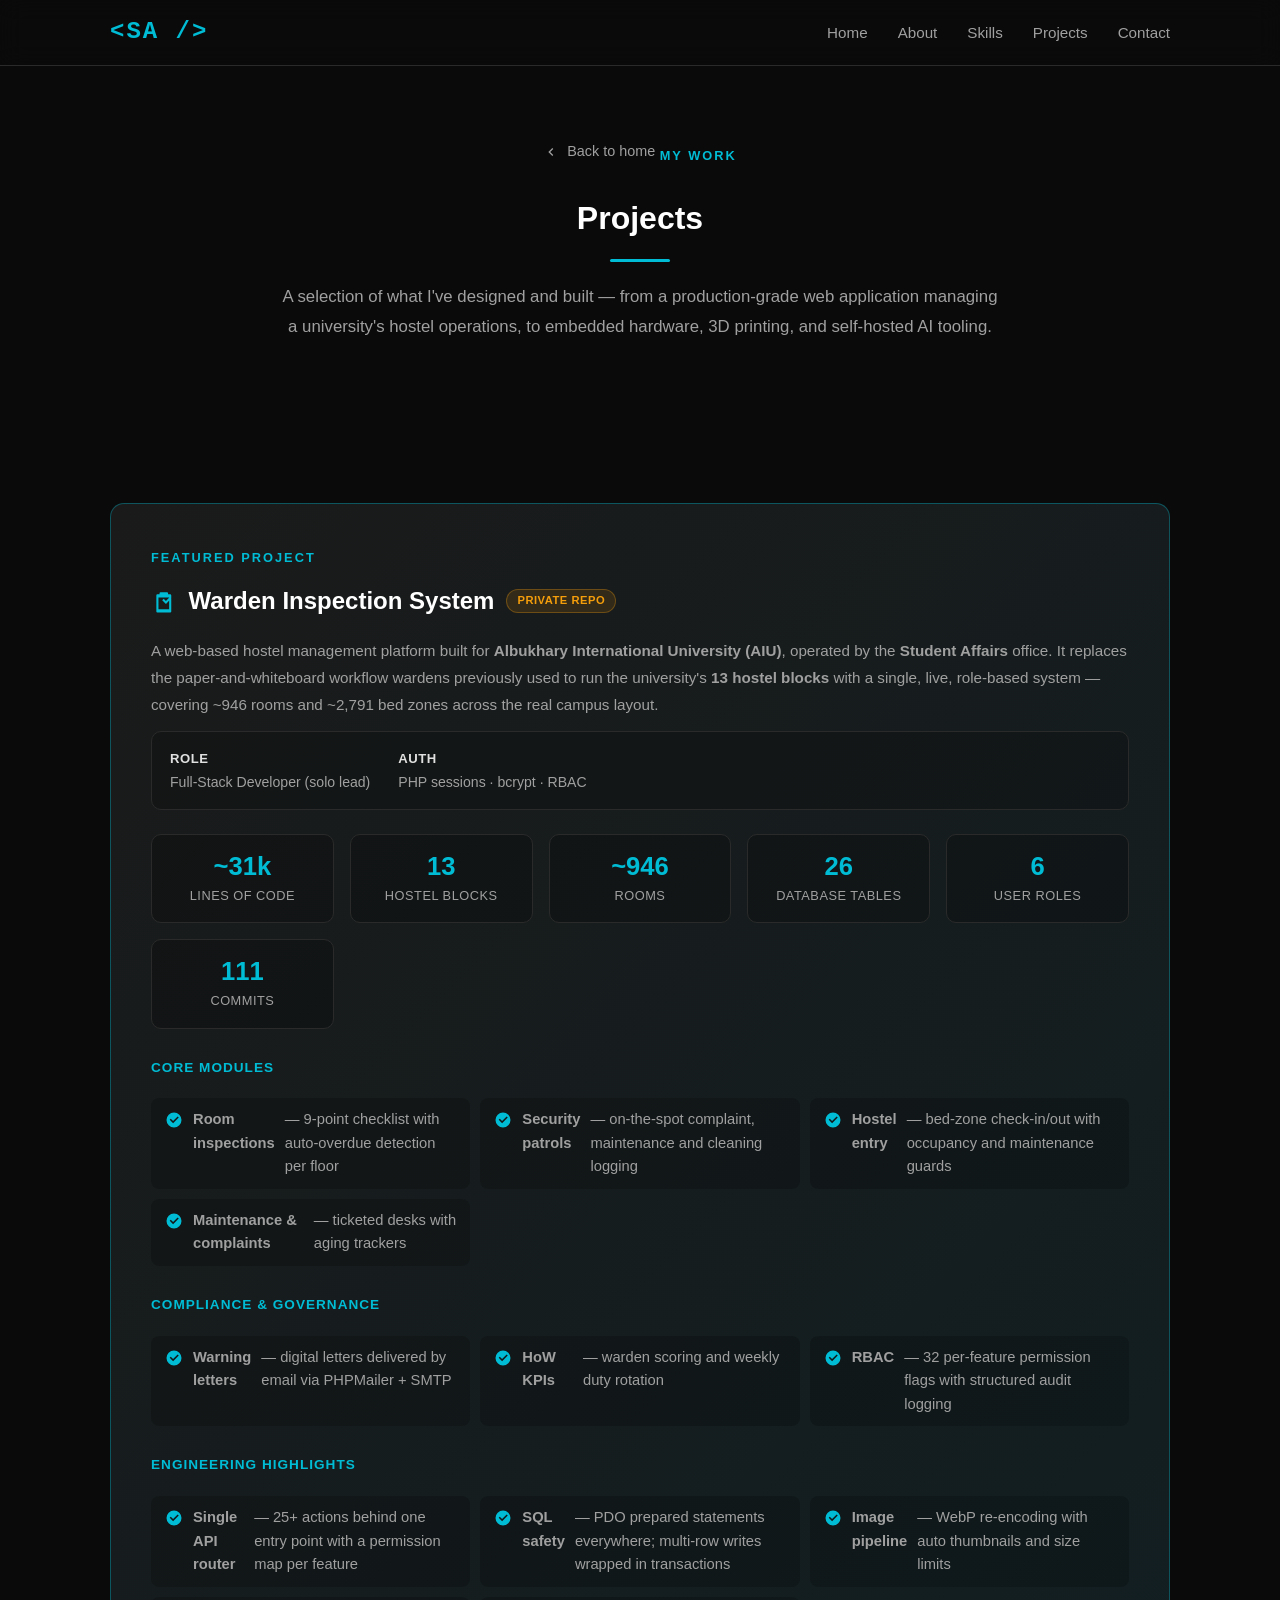
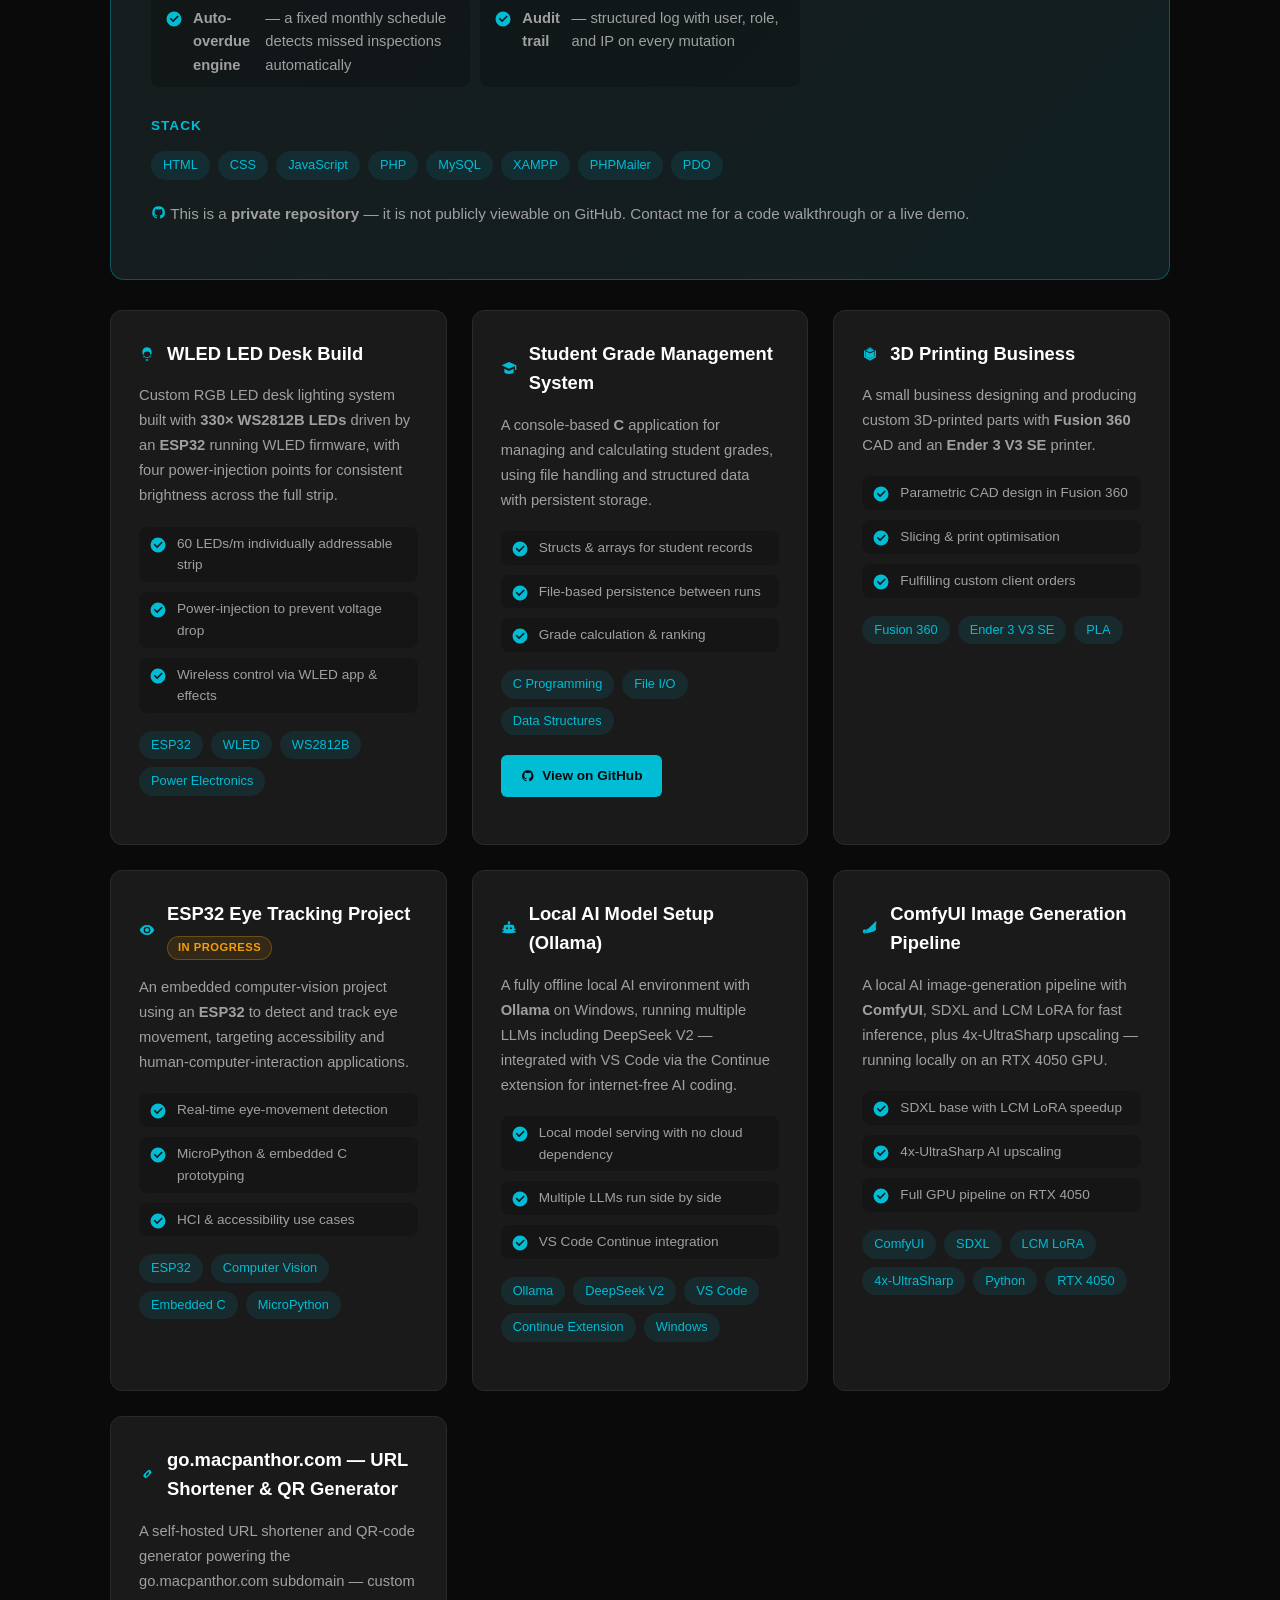
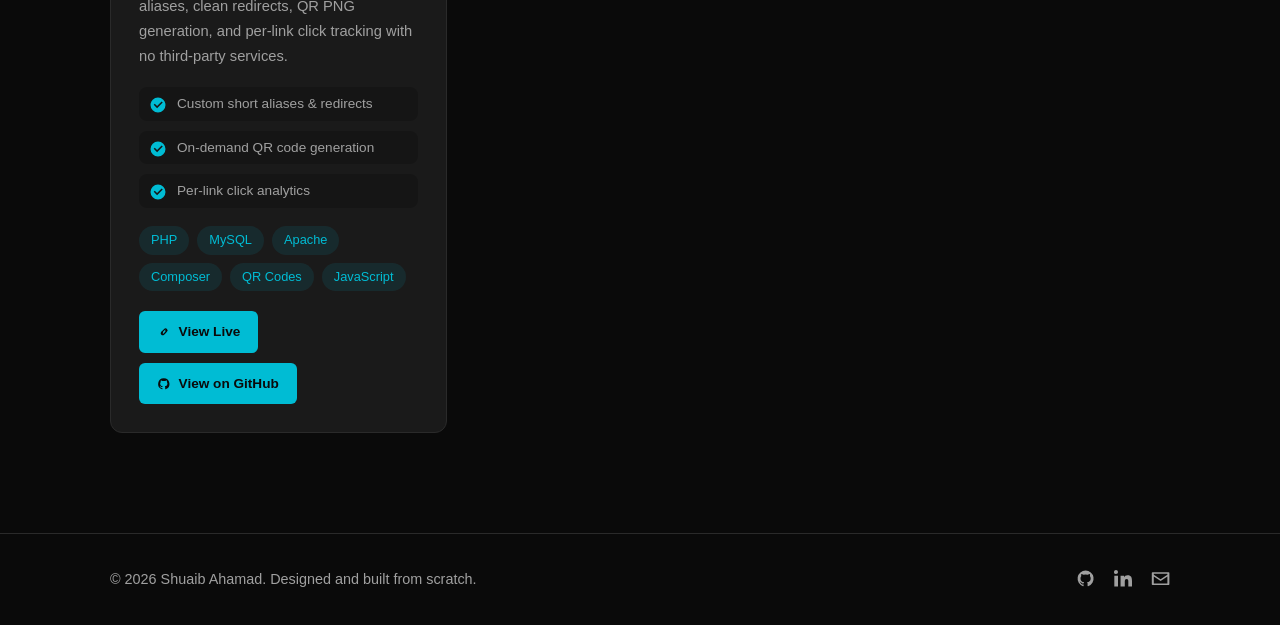
<file: projects.html>
<!DOCTYPE html>
<html lang="en">
<head>
  <meta charset="UTF-8">
  <meta name="viewport" content="width=device-width, initial-scale=1.0">
  <meta name="description" content="Projects by Shuaib Ahamad — the Warden Inspection System, WLED LED desk build, student grade management, 3D printing, ESP32 eye tracking, and more.">
  <title>Projects | Shuaib Ahamad</title>
  <meta property="og:title" content="Projects | Shuaib Ahamad" />
  <meta property="og:description" content="Explore Shuaib Ahamad's projects — full-stack web systems, embedded hardware, and 3D printing." />
  <meta property="og:url" content="https://macpanthor.com/projects.html" />
  <meta property="og:type" content="website" />
  <meta name="theme-color" content="#0a0a0a" />
  <link rel="canonical" href="https://macpanthor.com/projects.html" />
  <link rel="stylesheet" href="style.css">
  <link rel="icon" type="image/x-icon" href="assets/favicon.ico?v=2">
  <link rel="icon" type="image/png" sizes="32x32" href="assets/favicon-32x32.png?v=2">
  <link rel="icon" type="image/png" sizes="16x16" href="assets/favicon-16x16.png?v=2">
  <link rel="apple-touch-icon" sizes="180x180" href="assets/apple-touch-icon.png?v=2">
  <link rel="manifest" href="assets/site.webmanifest">
</head>
<body>

  <!-- ===== SVG ICON SPRITE ===== -->
  <svg xmlns="http://www.w3.org/2000/svg" style="display:none" aria-hidden="true">
    <symbol id="i-clipboard-check" viewBox="0 0 24 24"><path d="M9 3h6a1 1 0 0 1 1 1v1h2a1 1 0 0 1 1 1v15a1 1 0 0 1-1 1H6a1 1 0 0 1-1-1V6a1 1 0 0 1 1-1h2V4a1 1 0 0 1 1-1zm-2 5v11h10V8H7zm3.5 2.5 1.4-1.4 2.1 2.1 3.6-3.6 1.4 1.4-5 5-3.5-3.5z"/></symbol>
    <symbol id="i-lightbulb" viewBox="0 0 24 24"><path d="M12 2a7 7 0 0 0-4 12.7c.6.5 1 1.3 1 2.1V17a1 1 0 0 0 1 1h4a1 1 0 0 0 1-1v-.2c0-.8.4-1.6 1-2.1A7 7 0 0 0 12 2zm-2 19a1 1 0 0 0 1 1h2a1 1 0 0 0 1-1v-1h-4v1zm-3-6.5V13.2a4 4 0 1 1 10 0v1.3a3 3 0 0 0 1 2.2l.3.3H5.7l.3-.3a3 3 0 0 0 1-2.2z"/></symbol>
    <symbol id="i-graduation-cap" viewBox="0 0 24 24"><path d="M12 3 1 8l11 5 9-4.09V15h2V8L12 3zM5 13.18V18c0 1.66 3.13 3 7 3s7-1.34 7-3v-4.82l-7 3.18-7-3.18z"/></symbol>
    <symbol id="i-cube" viewBox="0 0 24 24"><path d="M12 2 3 7v10l9 5 9-5V7l-9-5zm7 4.1v9.2l-7 3.9-7-3.9V6.1L12 3.4l7 2.7zM12 3.8 5.7 6.6 12 9.3l6.3-2.7L12 3.8zm0 7L5.7 8.2v7.2l6.3 3.5 6.3-3.5V8.2L12 10.8z"/></symbol>
    <symbol id="i-eye" viewBox="0 0 24 24"><path d="M12 4.5C7 4.5 2.7 7.6 1 12c1.7 4.4 6 7.5 11 7.5s9.3-3.1 11-7.5c-1.7-4.4-6-7.5-11-7.5zm0 12.5a5 5 0 1 1 0-10 5 5 0 0 1 0 10zm0-8a3 3 0 1 0 0 6 3 3 0 0 0 0-6z"/></symbol>
    <symbol id="i-robot" viewBox="0 0 24 24"><path d="M12 2a2 2 0 0 1 2 2c0 .74-.4 1.39-1 1.73V7h4a3 3 0 0 1 3 3v7a3 3 0 0 1-3 3H7a3 3 0 0 1-3-3v-7a3 3 0 0 1 3-3h4V5.73c-.6-.34-1-.99-1-1.73a2 2 0 0 1 2-2zM9 11a1.5 1.5 0 1 0 0 3 1.5 1.5 0 0 0 0-3zm6 0a1.5 1.5 0 1 0 0 3 1.5 1.5 0 0 0 0-3zM5 15H2v-2h3v2zm0 4H2v-2h3v2zm17-4h-3v-2h3v2zm0 4h-3v-2h3v2z"/></symbol>
    <symbol id="i-paint-brush" viewBox="0 0 24 24"><path d="M21.7 2.3a1 1 0 0 0-1.4 0l-10.6 10.6a5 5 0 0 0-2.3.54L5.6 15.2 5 14.6a2 2 0 0 0-3 .3l-.1.15a4.6 4.6 0 0 0-.5 2.3c.04.8.3 1.57.76 2.18.29.4.67.75 1.12 1 .32.18.6.24.83.15.24-.1.3-.37.16-.65l-.27-.55a2.2 2.2 0 0 1 0-.87l.08-.28.01.01a5 5 0 0 0 4.76 1.23l4.35-1.24 4.2-1.2.14-.04a5 5 0 0 0 3.06-6.6l-.01-.04zM7.8 17.8a2.3 2.3 0 0 1-1.48-.61l1.48-1.48v2.1zM20.4 4.4z"/></symbol>
    <symbol id="i-link" viewBox="0 0 24 24"><path d="M10.6 13.4a1 1 0 0 1 0-1.4l3.5-3.5a1.5 1.5 0 0 1 2.1 2.1l-1.2 1.2a1 1 0 0 0 1.4 1.4l1.2-1.2a3.5 3.5 0 0 0-5-5l-3.5 3.5a3.5 3.5 0 0 0 0 5 1 1 0 0 0 1.5-1.1zM14.6 10.6a1 1 0 0 1 0 1.4l-3.5 3.5A1.5 1.5 0 0 1 9 13.4l1.2-1.2a1 1 0 1 0-1.4-1.4L7.6 12a3.5 3.5 0 0 0 5 5l3.5-3.5a3.5 3.5 0 0 0 0-5 1 1 0 0 0-1.5 1.1z"/></symbol>
    <symbol id="i-github" viewBox="0 0 24 24"><path d="M12 2a10 10 0 0 0-3.16 19.49c.5.09.68-.22.68-.48v-1.7c-2.78.6-3.37-1.34-3.37-1.34-.45-1.16-1.11-1.47-1.11-1.47-.9-.62.07-.6.07-.6 1 .07 1.53 1.03 1.53 1.03.9 1.52 2.34 1.08 2.91.83.09-.65.35-1.09.63-1.34-2.22-.25-4.56-1.11-4.56-4.94 0-1.09.39-1.98 1.03-2.68-.1-.25-.45-1.27.1-2.64 0 0 .84-.27 2.75 1.02a9.58 9.58 0 0 1 5 0c1.91-1.29 2.75-1.02 2.75-1.02.55 1.37.2 2.39.1 2.64.64.7 1.03 1.59 1.03 2.68 0 3.84-2.34 4.68-4.57 4.93.36.31.68.92.68 1.85v2.74c0 .27.18.58.69.48A10 10 0 0 0 12 2z"/></symbol>
    <symbol id="i-chevron-left" viewBox="0 0 24 24"><path d="M15.41 7.41 14 6l-6 6 6 6 1.41-1.41L10.83 12z"/></symbol>
    <symbol id="i-check-circle" viewBox="0 0 24 24"><path d="M12 2a10 10 0 1 0 0 20 10 10 0 0 0 0-20zm-1.2 14.2-4.5-4.5 1.4-1.4 3.1 3.1 6.1-6.1 1.4 1.4-7.5 7.5z"/></symbol>
    <symbol id="i-heart" viewBox="0 0 24 24"><path d="M12 21.35l-1.45-1.32C5.4 15.36 2 12.28 2 8.5 2 5.42 4.42 3 7.5 3c1.74 0 3.41.81 4.5 2.09C13.09 3.81 14.76 3 16.5 3 19.58 3 22 5.42 22 8.5c0 3.78-3.4 6.86-8.55 11.54L12 21.35z"/></symbol>
    <symbol id="i-linkedin" viewBox="0 0 24 24"><path d="M4.98 3.5A2.5 2.5 0 1 1 0 3.5a2.5 2.5 0 0 1 4.98 0zM.4 8.4h4.6V22H.4V8.4zM8.2 8.4h4.4v1.9h.06c.61-1.16 2.11-2.38 4.34-2.38 4.64 0 5.5 3.05 5.5 7.02V22h-4.6v-6.17c0-1.47-.03-3.36-2.05-3.36-2.05 0-2.36 1.6-2.36 3.25V22H8.2V8.4z"/></symbol>
    <symbol id="i-envelope" viewBox="0 0 24 24"><path d="M2 4h20a1 1 0 0 1 1 1v14a1 1 0 0 1-1 1H2a1 1 0 0 1-1-1V5a1 1 0 0 1 1-1zm1.5 2v1.2l8.5 5.6 8.5-5.6V6h-17zm17 12v-8.6L12 15 3.5 9.4V18h17z"/></symbol>
    <symbol id="i-database" viewBox="0 0 24 24"><path d="M12 2C7.6 2 4 3.1 4 4.5v5C4 10.9 7.6 12 12 12s8-1.1 8-2.5v-5C20 3.1 16.4 2 12 2zm0 5c-4.4 0-8-1.1-8-2.5S7.6 2 12 2s8 1.1 8 2.5S16.4 7 12 7zM4 12.5c0 1.4 3.6 2.5 8 2.5s8-1.1 8-2.5V10c-2 .8-4.8 1.3-8 1.3s-6-.5-8-1.3v2.5zm0 5c0 1.4 3.6 2.5 8 2.5s8-1.1 8-2.5V15c-2 .8-4.8 1.3-8 1.3s-6-.5-8-1.3v2.5z"/></symbol>
    <symbol id="i-users" viewBox="0 0 24 24"><path d="M16 11a4 4 0 1 0-4-4 4 4 0 0 0 4 4zm-8 0a4 4 0 1 0-4-4 4 4 0 0 0 4 4zm8 2a6 6 0 0 0-6 6 1 1 0 0 0 1 1h10a1 1 0 0 0 1-1 6 6 0 0 0-6-6zM8 13a6 6 0 0 0-6 6 1 1 0 0 0 1 1h4.1a7 7 0 0 1 1.78-4.17A6 6 0 0 0 8 13z"/></symbol>
  </svg>

  <!-- ===== SKIP LINK ===== -->
  <a href="#projects" class="skip-link">Skip to content</a>

  <!-- ===== NAVBAR ===== -->
  <nav id="navbar" aria-label="Primary">
    <div class="nav-container">
      <a href="index.html" class="nav-logo" aria-label="Shuaib Ahamad — Home">&lt;SA /&gt;</a>
      <ul class="nav-links" id="navLinks">
        <li><a href="index.html#home" class="nav-link">Home</a></li>
        <li><a href="index.html#about" class="nav-link">About</a></li>
        <li><a href="index.html#skills" class="nav-link">Skills</a></li>
        <li><a href="projects.html" class="nav-link active">Projects</a></li>
        <li><a href="index.html#contact" class="nav-link">Contact</a></li>
      </ul>
      <div class="hamburger" id="hamburger">
        <span></span>
        <span></span>
        <span></span>
      </div>
    </div>
  </nav>

  <main id="main">

  <!-- ===== PROJECTS HERO ===== -->
  <section id="projects" class="project-hero">
    <div class="container">
      <a href="index.html" class="back-to-home">
        <svg class="icon"><use href="#i-chevron-left"/></svg> Back to home
      </a>
      <span class="project-eyebrow">My Work</span>
      <h1 class="section-title">Projects</h1>
      <div class="divider"></div>
      <p class="project-hero-intro">
        A selection of what I've designed and built — from a production-grade web application managing a
        university's hostel operations, to embedded hardware, 3D printing, and self-hosted AI tooling.
      </p>
    </div>
  </section>

  <!-- ===== FEATURED PROJECT ===== -->
  <section class="section">
    <div class="container">

      <div class="featured-project primary">
        <span class="project-eyebrow">Featured Project</span>
        <h3>
          <svg class="icon"><use href="#i-clipboard-check"/></svg>
          Warden Inspection System
          <span class="project-private">Private Repo</span>
        </h3>
        <p class="project-detail">
          A web-based hostel management platform built for <strong>Albukhary International University (AIU)</strong>,
          operated by the <strong>Student Affairs</strong> office. It replaces the paper-and-whiteboard workflow wardens
          previously used to run the university's <strong>13 hostel blocks</strong> with a single, live, role-based system —
          covering ~946 rooms and ~2,791 bed zones across the real campus layout.
        </p>

        <div class="project-meta">
          <div class="project-meta-item"><strong>Role</strong>Full-Stack Developer (solo lead)</div>
          <div class="project-meta-item"><strong>Auth</strong>PHP sessions · bcrypt · RBAC</div>
        </div>

        <div class="project-stats">
          <div class="project-stat">
            <span class="stat-value">~31k</span>
            <span class="stat-label">Lines of code</span>
          </div>
          <div class="project-stat">
            <span class="stat-value">13</span>
            <span class="stat-label">Hostel blocks</span>
          </div>
          <div class="project-stat">
            <span class="stat-value">~946</span>
            <span class="stat-label">Rooms</span>
          </div>
          <div class="project-stat">
            <span class="stat-value">26</span>
            <span class="stat-label">Database tables</span>
          </div>
          <div class="project-stat">
            <span class="stat-value">6</span>
            <span class="stat-label">User roles</span>
          </div>
          <div class="project-stat">
            <span class="stat-value">111</span>
            <span class="stat-label">Commits</span>
          </div>
        </div>

        <p class="project-section-label">Core Modules</p>
        <ul class="project-highlights">
          <li><svg class="icon"><use href="#i-check-circle"/></svg> <strong>Room inspections</strong> — 9-point checklist with auto-overdue detection per floor</li>
          <li><svg class="icon"><use href="#i-check-circle"/></svg> <strong>Security patrols</strong> — on-the-spot complaint, maintenance and cleaning logging</li>
          <li><svg class="icon"><use href="#i-check-circle"/></svg> <strong>Hostel entry</strong> — bed-zone check-in/out with occupancy and maintenance guards</li>
          <li><svg class="icon"><use href="#i-check-circle"/></svg> <strong>Maintenance &amp; complaints</strong> — ticketed desks with aging trackers</li>
        </ul>

        <p class="project-section-label">Compliance &amp; Governance</p>
        <ul class="project-highlights">
          <li><svg class="icon"><use href="#i-check-circle"/></svg> <strong>Warning letters</strong> — digital letters delivered by email via PHPMailer + SMTP</li>
          <li><svg class="icon"><use href="#i-check-circle"/></svg> <strong>HoW KPIs</strong> — warden scoring and weekly duty rotation</li>
          <li><svg class="icon"><use href="#i-check-circle"/></svg> <strong>RBAC</strong> — 32 per-feature permission flags with structured audit logging</li>
        </ul>

        <p class="project-section-label">Engineering Highlights</p>
        <ul class="project-highlights">
          <li><svg class="icon"><use href="#i-check-circle"/></svg> <strong>Single API router</strong> — 25+ actions behind one entry point with a permission map per feature</li>
          <li><svg class="icon"><use href="#i-check-circle"/></svg> <strong>SQL safety</strong> — PDO prepared statements everywhere; multi-row writes wrapped in transactions</li>
          <li><svg class="icon"><use href="#i-check-circle"/></svg> <strong>Image pipeline</strong> — WebP re-encoding with auto thumbnails and size limits</li>
          <li><svg class="icon"><use href="#i-check-circle"/></svg> <strong>Auto-overdue engine</strong> — a fixed monthly schedule detects missed inspections automatically</li>
          <li><svg class="icon"><use href="#i-check-circle"/></svg> <strong>Audit trail</strong> — structured log with user, role, and IP on every mutation</li>
        </ul>

        <p class="project-section-label">Stack</p>
        <div class="project-tags">
          <span>HTML</span>
          <span>CSS</span>
          <span>JavaScript</span>
          <span>PHP</span>
          <span>MySQL</span>
          <span>XAMPP</span>
          <span>PHPMailer</span>
          <span>PDO</span>
        </div>

        <p class="project-detail" style="margin-top:20px;">
          <svg class="icon" style="color:var(--accent);vertical-align:-2px;"><use href="#i-github"/></svg>
          This is a <strong>private repository</strong> — it is not publicly viewable on GitHub. Contact me for a
          code walkthrough or a live demo.
        </p>
      </div>

      <!-- ===== OTHER PROJECTS ===== -->
      <div class="projects-grid">

        <!-- WLED -->
        <div class="project-card">
          <div class="project-header">
            <svg class="icon project-icon"><use href="#i-lightbulb"/></svg>
            <h3>WLED LED Desk Build</h3>
          </div>
          <p class="project-desc">
            Custom RGB LED desk lighting system built with <strong>330× WS2812B LEDs</strong> driven by an
            <strong>ESP32</strong> running WLED firmware, with four power-injection points for consistent
            brightness across the full strip.
          </p>
          <ul class="project-highlights">
            <li><svg class="icon"><use href="#i-check-circle"/></svg> 60 LEDs/m individually addressable strip</li>
            <li><svg class="icon"><use href="#i-check-circle"/></svg> Power-injection to prevent voltage drop</li>
            <li><svg class="icon"><use href="#i-check-circle"/></svg> Wireless control via WLED app &amp; effects</li>
          </ul>
          <div class="project-tags">
            <span>ESP32</span>
            <span>WLED</span>
            <span>WS2812B</span>
            <span>Power Electronics</span>
          </div>
        </div>

        <!-- Student Grade -->
        <div class="project-card">
          <div class="project-header">
            <svg class="icon project-icon"><use href="#i-graduation-cap"/></svg>
            <h3>Student Grade Management System</h3>
          </div>
          <p class="project-desc">
            A console-based <strong>C</strong> application for managing and calculating student grades, using
            file handling and structured data with persistent storage.
          </p>
          <ul class="project-highlights">
            <li><svg class="icon"><use href="#i-check-circle"/></svg> Structs &amp; arrays for student records</li>
            <li><svg class="icon"><use href="#i-check-circle"/></svg> File-based persistence between runs</li>
            <li><svg class="icon"><use href="#i-check-circle"/></svg> Grade calculation &amp; ranking</li>
          </ul>
          <div class="project-tags">
            <span>C Programming</span>
            <span>File I/O</span>
            <span>Data Structures</span>
          </div>
          <a href="https://github.com/macpanthor/student-grade-management" target="_blank" class="btn btn-small btn-primary" aria-label="View Student Grade Management System on GitHub">
            <svg class="icon"><use href="#i-github"/></svg> View on GitHub
          </a>
        </div>

        <!-- 3D Printing -->
        <div class="project-card">
          <div class="project-header">
            <svg class="icon project-icon"><use href="#i-cube"/></svg>
            <h3>3D Printing Business</h3>
          </div>
          <p class="project-desc">
            A small business designing and producing custom 3D-printed parts with <strong>Fusion 360</strong> CAD
            and an <strong>Ender 3 V3 SE</strong> printer.
          </p>
          <ul class="project-highlights">
            <li><svg class="icon"><use href="#i-check-circle"/></svg> Parametric CAD design in Fusion 360</li>
            <li><svg class="icon"><use href="#i-check-circle"/></svg> Slicing &amp; print optimisation</li>
            <li><svg class="icon"><use href="#i-check-circle"/></svg> Fulfilling custom client orders</li>
          </ul>
          <div class="project-tags">
            <span>Fusion 360</span>
            <span>Ender 3 V3 SE</span>
            <span>PLA</span>
          </div>
        </div>

        <!-- ESP32 Eye Tracking -->
        <div class="project-card">
          <div class="project-header">
            <svg class="icon project-icon"><use href="#i-eye"/></svg>
            <h3>ESP32 Eye Tracking Project <span class="project-status">In Progress</span></h3>
          </div>
          <p class="project-desc">
            An embedded computer-vision project using an <strong>ESP32</strong> to detect and track eye movement,
            targeting accessibility and human-computer-interaction applications.
          </p>
          <ul class="project-highlights">
            <li><svg class="icon"><use href="#i-check-circle"/></svg> Real-time eye-movement detection</li>
            <li><svg class="icon"><use href="#i-check-circle"/></svg> MicroPython &amp; embedded C prototyping</li>
            <li><svg class="icon"><use href="#i-check-circle"/></svg> HCI &amp; accessibility use cases</li>
          </ul>
          <div class="project-tags">
            <span>ESP32</span>
            <span>Computer Vision</span>
            <span>Embedded C</span>
            <span>MicroPython</span>
          </div>
        </div>

        <!-- Local AI -->
        <div class="project-card">
          <div class="project-header">
            <svg class="icon project-icon"><use href="#i-robot"/></svg>
            <h3>Local AI Model Setup (Ollama)</h3>
          </div>
          <p class="project-desc">
            A fully offline local AI environment with <strong>Ollama</strong> on Windows, running multiple LLMs
            including DeepSeek V2 — integrated with VS Code via the Continue extension for internet-free AI coding.
          </p>
          <ul class="project-highlights">
            <li><svg class="icon"><use href="#i-check-circle"/></svg> Local model serving with no cloud dependency</li>
            <li><svg class="icon"><use href="#i-check-circle"/></svg> Multiple LLMs run side by side</li>
            <li><svg class="icon"><use href="#i-check-circle"/></svg> VS Code Continue integration</li>
          </ul>
          <div class="project-tags">
            <span>Ollama</span>
            <span>DeepSeek V2</span>
            <span>VS Code</span>
            <span>Continue Extension</span>
            <span>Windows</span>
          </div>
        </div>

        <!-- ComfyUI -->
        <div class="project-card">
          <div class="project-header">
            <svg class="icon project-icon"><use href="#i-paint-brush"/></svg>
            <h3>ComfyUI Image Generation Pipeline</h3>
          </div>
          <p class="project-desc">
            A local AI image-generation pipeline with <strong>ComfyUI</strong>, SDXL and LCM LoRA for fast inference,
            plus 4x-UltraSharp upscaling — running locally on an RTX 4050 GPU.
          </p>
          <ul class="project-highlights">
            <li><svg class="icon"><use href="#i-check-circle"/></svg> SDXL base with LCM LoRA speedup</li>
            <li><svg class="icon"><use href="#i-check-circle"/></svg> 4x-UltraSharp AI upscaling</li>
            <li><svg class="icon"><use href="#i-check-circle"/></svg> Full GPU pipeline on RTX 4050</li>
          </ul>
          <div class="project-tags">
            <span>ComfyUI</span>
            <span>SDXL</span>
            <span>LCM LoRA</span>
            <span>4x-UltraSharp</span>
            <span>Python</span>
            <span>RTX 4050</span>
          </div>
        </div>

        <!-- go.macpanthor -->
        <div class="project-card">
          <div class="project-header">
            <svg class="icon project-icon"><use href="#i-link"/></svg>
            <h3>go.macpanthor.com — URL Shortener &amp; QR Generator</h3>
          </div>
          <p class="project-desc">
            A self-hosted URL shortener and QR-code generator powering the go.macpanthor.com subdomain — custom
            aliases, clean redirects, QR PNG generation, and per-link click tracking with no third-party services.
          </p>
          <ul class="project-highlights">
            <li><svg class="icon"><use href="#i-check-circle"/></svg> Custom short aliases &amp; redirects</li>
            <li><svg class="icon"><use href="#i-check-circle"/></svg> On-demand QR code generation</li>
            <li><svg class="icon"><use href="#i-check-circle"/></svg> Per-link click analytics</li>
          </ul>
          <div class="project-tags">
            <span>PHP</span>
            <span>MySQL</span>
            <span>Apache</span>
            <span>Composer</span>
            <span>QR Codes</span>
            <span>JavaScript</span>
          </div>
          <div class="project-links">
            <a href="https://go.macpanthor.com" target="_blank" class="btn btn-small btn-primary" aria-label="Open go.macpanthor.com live site">
              <svg class="icon"><use href="#i-link"/></svg> View Live
            </a>
            <a href="https://github.com/macpanthor/go-macpanthor" target="_blank" class="btn btn-small btn-primary" aria-label="View go-macpanthor on GitHub">
              <svg class="icon"><use href="#i-github"/></svg> View on GitHub
            </a>
          </div>
        </div>

      </div>
    </div>
  </section>

  </main>

  <!-- ===== FOOTER ===== -->
  <footer>
    <div class="container">
      <p>&copy; 2026 Shuaib Ahamad. Designed and built from scratch.</p>
      <div class="footer-socials">
        <a href="https://github.com/macpanthor" target="_blank" aria-label="GitHub"><svg class="icon" aria-hidden="true"><use href="#i-github"/></svg><span class="sr-only">GitHub</span></a>
        <a href="https://www.linkedin.com/in/shuaibahamad" target="_blank" aria-label="LinkedIn"><svg class="icon" aria-hidden="true"><use href="#i-linkedin"/></svg><span class="sr-only">LinkedIn</span></a>
        <a href="mailto:shuiab@macpanthor.com" aria-label="Email"><svg class="icon" aria-hidden="true"><use href="#i-envelope"/></svg><span class="sr-only">Email</span></a>
      </div>
    </div>
  </footer>

  <script src="script.js" defer></script>
</body>
</html>
</file>
<file: style.css>
/* ===== RESET & BASE ===== */
*,
*::before,
*::after {
  margin: 0;
  padding: 0;
  box-sizing: border-box;
}

html {
  scroll-behavior: smooth;
  scroll-padding-top: 70px;
}

:root {
  --bg-primary: #0a0a0a;
  --bg-secondary: #111111;
  --bg-card: #1a1a1a;
  --text-primary: #e0e0e0;
  --text-secondary: #a0a0a0;
  --accent: #00bcd4;
  --accent-hover: #26c6da;
  --accent-dim: rgba(0, 188, 212, 0.1);
  --border-color: #2a2a2a;
  --font-mono: 'Courier New', Courier, monospace;
}

body {
  font-family: 'Segoe UI', Tahoma, Geneva, Verdana, sans-serif;
  background-color: var(--bg-primary);
  color: var(--text-primary);
  line-height: 1.6;
  overflow-x: hidden;
}

a {
  text-decoration: none;
  color: inherit;
}

ul {
  list-style: none;
}

img {
  max-width: 100%;
}

.container {
  max-width: 1100px;
  margin: 0 auto;
  padding: 0 20px;
}

/* ===== SCROLLBAR ===== */
::-webkit-scrollbar {
  width: 8px;
}
::-webkit-scrollbar-track {
  background: var(--bg-primary);
}
::-webkit-scrollbar-thumb {
  background: #333;
  border-radius: 4px;
}
::-webkit-scrollbar-thumb:hover {
  background: #555;
}

/* ===== NAVBAR ===== */
#navbar {
  position: fixed;
  top: 0;
  left: 0;
  right: 0;
  z-index: 1000;
  background: rgba(10, 10, 10, 0.9);
  backdrop-filter: blur(12px);
  -webkit-backdrop-filter: blur(12px);
  border-bottom: 1px solid var(--border-color);
  transition: box-shadow 0.3s ease;
}

#navbar.scrolled {
  box-shadow: 0 2px 20px rgba(0, 188, 212, 0.08);
}

.nav-container {
  max-width: 1100px;
  margin: 0 auto;
  padding: 0 20px;
  display: flex;
  align-items: center;
  justify-content: space-between;
  height: 65px;
}

.nav-logo {
  font-family: var(--font-mono);
  font-size: 1.5rem;
  font-weight: bold;
  color: var(--accent);
  letter-spacing: 2px;
  transition: text-shadow 0.3s ease;
}

.nav-logo:hover {
  text-shadow: 0 0 15px rgba(0, 188, 212, 0.5);
}

.nav-links {
  display: flex;
  gap: 30px;
}

.nav-link {
  font-size: 0.95rem;
  color: var(--text-secondary);
  position: relative;
  padding: 5px 0;
  transition: color 0.3s ease;
}

.nav-link::after {
  content: '';
  position: absolute;
  bottom: -2px;
  left: 0;
  width: 0;
  height: 2px;
  background: var(--accent);
  transition: width 0.3s ease;
}

.nav-link:hover,
.nav-link.active {
  color: var(--accent);
}

.nav-link:hover::after,
.nav-link.active::after {
  width: 100%;
}

/* Hamburger */
.hamburger {
  display: none;
  flex-direction: column;
  gap: 5px;
  cursor: pointer;
  padding: 5px;
}

.hamburger span {
  display: block;
  width: 25px;
  height: 2px;
  background: var(--text-primary);
  transition: all 0.3s ease;
  border-radius: 2px;
}

.hamburger.active span:nth-child(1) {
  transform: rotate(45deg) translate(5px, 5px);
}

.hamburger.active span:nth-child(2) {
  opacity: 0;
}

.hamburger.active span:nth-child(3) {
  transform: rotate(-45deg) translate(5px, -5px);
}

/* ===== HERO SECTION ===== */
.hero {
  min-height: 100vh;
  display: flex;
  align-items: center;
  justify-content: center;
  text-align: center;
  padding: 100px 20px 60px;
  background: linear-gradient(135deg, var(--bg-primary) 0%, #0d1a1e 50%, var(--bg-primary) 100%);
  position: relative;
  overflow: hidden;
}

.hero::before {
  content: '';
  position: absolute;
  top: -50%;
  left: -50%;
  width: 200%;
  height: 200%;
  background: radial-gradient(circle at 30% 50%, rgba(0, 188, 212, 0.03) 0%, transparent 50%);
  pointer-events: none;
}

.hero-content {
  position: relative;
  z-index: 1;
  max-width: 800px;
}

.hero-greeting {
  font-size: 1.2rem;
  color: var(--accent);
  margin-bottom: 10px;
  font-family: var(--font-mono);
  letter-spacing: 3px;
  text-transform: uppercase;
  opacity: 0;
  animation: fadeInDown 0.8s ease forwards;
}

.hero-name {
  font-size: 3.5rem;
  font-weight: 800;
  margin-bottom: 15px;
  background: linear-gradient(135deg, #ffffff 0%, var(--accent) 100%);
  -webkit-background-clip: text;
  -webkit-text-fill-color: transparent;
  background-clip: text;
  opacity: 0;
  animation: fadeInDown 0.8s ease 0.2s forwards;
}

.hero-title-wrapper {
  font-size: 1.3rem;
  margin-bottom: 15px;
  min-height: 1.6em; /* reserve space to prevent CLS from typewriter */
  opacity: 0;
  animation: fadeInDown 0.8s ease 0.4s forwards;
}

.hero-title-dynamic {
  min-height: 1em;
  display: inline-block;
}

.hero-title-static {
  color: var(--text-secondary);
}

.hero-title-dynamic {
  color: var(--accent);
  font-weight: 600;
  border-right: 2px solid var(--accent);
  padding-right: 5px;
  will-change: border-color;
}

@keyframes blink {
  50% { border-color: transparent; }
}

@media (prefers-reduced-motion: no-preference) {
  .hero-title-dynamic {
    animation: blink 0.7s step-end infinite;
  }
}

.hero-subtitle {
  font-size: 1rem;
  color: var(--text-secondary);
  margin-bottom: 35px;
  opacity: 0;
  animation: fadeInDown 0.8s ease 0.6s forwards;
}

.hero-buttons {
  display: flex;
  gap: 15px;
  justify-content: center;
  flex-wrap: wrap;
  opacity: 0;
  animation: fadeInDown 0.8s ease 0.8s forwards;
}

/* ===== BUTTONS ===== */
.btn {
  display: inline-flex;
  align-items: center;
  gap: 8px;
  padding: 12px 28px;
  border-radius: 6px;
  font-size: 0.95rem;
  font-weight: 600;
  cursor: pointer;
  transition: all 0.3s ease;
  border: 2px solid transparent;
}

.btn-primary {
  background: var(--accent);
  color: #0a0a0a;
}

.btn-primary:hover {
  background: var(--accent-hover);
  transform: translateY(-3px);
  box-shadow: 0 8px 25px rgba(0, 188, 212, 0.3);
}

.btn-secondary {
  background: transparent;
  color: var(--accent);
  border-color: var(--accent);
}

.btn-secondary:hover {
  background: var(--accent-dim);
  transform: translateY(-3px);
  box-shadow: 0 8px 25px rgba(0, 188, 212, 0.15);
}

.btn-outline {
  background: transparent;
  color: var(--text-primary);
  border-color: var(--border-color);
}

.btn-outline:hover {
  border-color: var(--accent);
  color: var(--accent);
  transform: translateY(-3px);
}

.btn-small {
  padding: 8px 18px;
  font-size: 0.85rem;
}

/* ===== SECTIONS ===== */
.section {
  padding: 100px 0;
}

.section-alt {
  background: var(--bg-secondary);
}

.section-title {
  text-align: center;
  font-size: 2rem;
  font-weight: 700;
  margin-bottom: 15px;
  color: #ffffff;
}

.divider {
  width: 60px;
  height: 3px;
  background: var(--accent);
  margin: 0 auto 50px;
  border-radius: 2px;
}

/* ===== ABOUT ===== */
.about-content {
  display: grid;
  grid-template-columns: 1fr 1fr;
  gap: 40px;
  align-items: start;
}

.about-text p {
  color: var(--text-secondary);
  margin-bottom: 20px;
  font-size: 1.05rem;
  line-height: 1.8;
}

.about-text strong {
  color: var(--accent);
}

.about-info {
  display: flex;
  flex-direction: column;
  gap: 15px;
}

.info-item {
  display: flex;
  align-items: center;
  gap: 12px;
  padding: 14px 18px;
  background: var(--bg-card);
  border: 1px solid var(--border-color);
  border-radius: 8px;
  transition: all 0.3s ease;
}

.info-item:hover {
  border-color: var(--accent);
  transform: translateX(5px);
}

.info-item .icon {
  color: var(--accent);
  width: 24px;
  height: 24px;
  font-size: 1.2rem;
}

.info-item span {
  color: var(--text-secondary);
  font-size: 0.95rem;
}

.info-item em {
  font-style: normal;
  opacity: 0.7;
}

/* ===== SKILLS ===== */
.skills-category {
  margin-bottom: 40px;
}

.skills-category:last-child {
  margin-bottom: 0;
}

.category-title {
  font-size: 1.2rem;
  color: var(--accent);
  margin-bottom: 20px;
  display: flex;
  align-items: center;
  gap: 10px;
}

.skills-grid {
  display: flex;
  flex-wrap: wrap;
  gap: 12px;
}

.skill-badge {
  display: inline-flex;
  align-items: center;
  gap: 8px;
  padding: 10px 18px;
  background: var(--bg-card);
  border: 1px solid var(--border-color);
  border-radius: 8px;
  font-size: 0.9rem;
  color: var(--text-primary);
  transition: all 0.3s ease;
}

.skill-badge:hover {
  border-color: var(--accent);
  transform: translateY(-4px);
  box-shadow: 0 6px 20px rgba(0, 188, 212, 0.15);
}

.skill-badge .icon {
  width: 1.2rem;
  height: 1.2rem;
}

.skill-badge img {
  width: 1.4rem;
  height: 1.4rem;
  border-radius: 4px;
  flex-shrink: 0;
  object-fit: contain;
}

/* ===== PROJECTS ===== */
.projects-grid {
  display: grid;
  grid-template-columns: repeat(auto-fill, minmax(320px, 1fr));
  gap: 25px;
}

.project-card {
  background: var(--bg-card);
  border: 1px solid var(--border-color);
  border-radius: 12px;
  padding: 28px;
  display: flex;
  flex-direction: column;
  transition: all 0.4s ease;
}

.project-card:hover {
  border-color: var(--accent);
  transform: translateY(-8px);
  box-shadow: 0 12px 40px rgba(0, 188, 212, 0.1);
}

.project-header {
  display: flex;
  align-items: center;
  gap: 12px;
  margin-bottom: 15px;
}

.project-icon {
  width: 1.6rem;
  height: 1.6rem;
  color: var(--accent);
}

.project-card h3 {
  font-size: 1.15rem;
  color: #ffffff;
  display: flex;
  align-items: center;
  flex-wrap: wrap;
  gap: 8px;
}

.project-status {
  font-size: 0.7rem;
  font-weight: 600;
  color: #f59e0b;
  background: rgba(245, 158, 11, 0.12);
  border: 1px solid rgba(245, 158, 11, 0.3);
  padding: 2px 10px;
  border-radius: 20px;
  letter-spacing: 0.5px;
  text-transform: uppercase;
}

.project-desc {
  color: var(--text-secondary);
  font-size: 0.92rem;
  line-height: 1.7;
  margin-bottom: 18px;
}

.project-tags {
  display: flex;
  flex-wrap: wrap;
  gap: 8px;
  margin-bottom: 20px;
}

.project-tags span {
  padding: 4px 12px;
  background: var(--accent-dim);
  color: var(--accent);
  border-radius: 20px;
  font-size: 0.8rem;
  font-weight: 500;
}

.project-card .btn {
  align-self: flex-start;
}

.project-links {
  display: flex;
  flex-wrap: wrap;
  gap: 10px;
}

.project-links .btn {
  padding-left: 16px;
  padding-right: 16px;
}

.projects-cta {
  text-align: center;
  margin-top: 40px;
}

/* ===== PROJECTS DEDICATED PAGE ===== */
.project-private {
  font-size: 0.7rem;
  font-weight: 600;
  color: #f59e0b;
  background: rgba(245, 158, 11, 0.12);
  border: 1px solid rgba(245, 158, 11, 0.3);
  padding: 2px 10px;
  border-radius: 20px;
  letter-spacing: 0.5px;
  text-transform: uppercase;
  flex-shrink: 0;
}

.project-hero {
  padding: 140px 0 60px;
  text-align: center;
}

.project-hero .divider {
  margin-bottom: 20px;
}

.project-hero-intro {
  max-width: 720px;
  margin: 0 auto;
  color: var(--text-secondary);
  font-size: 1.05rem;
  line-height: 1.8;
}

.featured-project {
  background: var(--bg-card);
  border: 1px solid var(--border-color);
  border-radius: 14px;
  padding: 40px;
  margin-bottom: 30px;
}

.featured-project.primary {
  border-color: rgba(0, 188, 212, 0.35);
  background: linear-gradient(135deg, #1a1a1a 0%, #111f22 100%);
}

.featured-project h3 {
  font-size: 1.5rem;
  color: #ffffff;
  display: flex;
  align-items: center;
  flex-wrap: wrap;
  gap: 12px;
  margin-bottom: 16px;
}

.featured-project h3 .icon {
  width: 1.6rem;
  height: 1.6rem;
  color: var(--accent);
}

.project-stats {
  display: grid;
  grid-template-columns: repeat(auto-fit, minmax(160px, 1fr));
  gap: 16px;
  margin: 24px 0;
}

.project-stat {
  background: rgba(0, 0, 0, 0.25);
  border: 1px solid var(--border-color);
  border-radius: 10px;
  padding: 16px;
  text-align: center;
}

.project-stat .stat-value {
  display: block;
  font-size: 1.6rem;
  font-weight: 800;
  color: var(--accent);
  line-height: 1.2;
}

.project-stat .stat-label {
  display: block;
  font-size: 0.8rem;
  color: var(--text-secondary);
  margin-top: 4px;
  text-transform: uppercase;
  letter-spacing: 0.5px;
}

.project-highlights {
  margin: 20px 0;
  padding-left: 0;
  display: grid;
  grid-template-columns: repeat(auto-fit, minmax(240px, 1fr));
  gap: 10px;
}

.project-highlights li {
  display: flex;
  align-items: flex-start;
  gap: 10px;
  color: var(--text-secondary);
  font-size: 0.92rem;
  line-height: 1.6;
  padding: 10px 14px;
  background: rgba(0, 0, 0, 0.2);
  border-radius: 8px;
}

.project-highlights li .icon {
  color: var(--accent);
  width: 18px;
  height: 18px;
  margin-top: 3px;
  flex-shrink: 0;
}

.project-section-label {
  font-size: 0.85rem;
  color: var(--accent);
  text-transform: uppercase;
  letter-spacing: 1px;
  margin: 28px 0 14px;
  font-weight: 600;
}

.project-detail {
  color: var(--text-secondary);
  font-size: 0.95rem;
  line-height: 1.8;
  margin-bottom: 12px;
}

.back-to-home {
  display: inline-flex;
  align-items: center;
  gap: 8px;
  color: var(--text-secondary);
  font-size: 0.9rem;
  margin-bottom: 30px;
  transition: color 0.3s ease;
}

.back-to-home:hover {
  color: var(--accent);
}

.back-to-home .icon {
  width: 1rem;
  height: 1rem;
}

.project-eyebrow {
  display: inline-block;
  font-size: 0.8rem;
  font-weight: 600;
  color: var(--accent);
  text-transform: uppercase;
  letter-spacing: 2px;
  margin-bottom: 14px;
}

.project-meta {
  display: flex;
  flex-wrap: wrap;
  gap: 12px 28px;
  margin: 6px 0 22px;
  padding: 16px 18px;
  background: rgba(0, 0, 0, 0.2);
  border: 1px solid var(--border-color);
  border-radius: 10px;
}

.project-meta-item {
  font-size: 0.88rem;
  color: var(--text-secondary);
}

.project-meta-item strong {
  display: block;
  color: var(--text-primary);
  font-size: 0.82rem;
  text-transform: uppercase;
  letter-spacing: 0.5px;
  margin-bottom: 2px;
}

.project-highlights-group {
  display: grid;
  gap: 10px;
}

.project-card .project-highlights {
  grid-template-columns: 1fr;
  margin: 0 0 18px;
}

.project-card .project-highlights li {
  padding: 6px 10px;
  font-size: 0.85rem;
}

/* ===== CONTACT ===== */
.contact-intro {
  text-align: center;
  color: var(--text-secondary);
  margin-bottom: 40px;
  font-size: 1.05rem;
}

.contact-content {
  display: grid;
  grid-template-columns: 1fr 1fr;
  gap: 40px;
  align-items: start;
}

.contact-links {
  display: flex;
  flex-direction: column;
  gap: 15px;
}

.contact-link {
  display: flex;
  align-items: center;
  gap: 14px;
  padding: 16px 20px;
  background: var(--bg-card);
  border: 1px solid var(--border-color);
  border-radius: 8px;
  color: var(--text-secondary);
  font-size: 0.95rem;
  transition: all 0.3s ease;
}

.contact-link:hover {
  border-color: var(--accent);
  color: var(--accent);
  transform: translateX(8px);
}

.contact-link .icon {
  width: 28px;
  height: 28px;
}

/* Contact Form */
.contact-form {
  display: flex;
  flex-direction: column;
  gap: 16px;
}

.form-group input,
.form-group textarea {
  width: 100%;
  padding: 14px 16px;
  background: var(--bg-card);
  border: 1px solid var(--border-color);
  border-radius: 8px;
  color: var(--text-primary);
  font-size: 0.95rem;
  font-family: inherit;
  transition: all 0.3s ease;
  outline: none;
}

.form-group input:focus,
.form-group textarea:focus {
  border-color: var(--accent);
  box-shadow: 0 0 0 3px var(--accent-dim);
}

.form-group input::placeholder,
.form-group textarea::placeholder {
  color: #555;
}

.form-group textarea {
  resize: vertical;
  min-height: 120px;
}

.contact-form .btn {
  align-self: flex-start;
}

/* Form success message */
.form-success {
  text-align: center;
  padding: 30px;
  color: var(--accent);
  font-size: 1.1rem;
}

.form-success .icon {
  width: 2.5rem;
  height: 2.5rem;
  margin-bottom: 15px;
  display: block;
}

/* Inline form status (errors / info) */
.form-status {
  padding: 12px 16px;
  border-radius: 8px;
  font-size: 0.9rem;
  border: 1px solid var(--border-color);
}

.form-status.error {
  color: #ff6b6b;
  background: rgba(255, 107, 107, 0.1);
  border-color: rgba(255, 107, 107, 0.4);
}

/* ===== FOOTER ===== */
footer {
  padding: 30px 0;
  border-top: 1px solid var(--border-color);
  text-align: center;
}

footer .container {
  display: flex;
  justify-content: space-between;
  align-items: center;
  flex-wrap: wrap;
  gap: 15px;
}

footer p {
  color: var(--text-secondary);
  font-size: 0.9rem;
}

.footer-socials {
  display: flex;
  gap: 18px;
}

.footer-socials a {
  color: var(--text-secondary);
  font-size: 1.2rem;
  transition: all 0.3s ease;
}

.footer-socials a .icon {
  width: 1.2rem;
  height: 1.2rem;
}

.footer-socials a:hover {
  color: var(--accent);
  transform: translateY(-3px);
}

/* Visually hidden, available to screen readers */
.sr-only {
  position: absolute;
  width: 1px;
  height: 1px;
  padding: 0;
  margin: -1px;
  overflow: hidden;
  clip: rect(0, 0, 0, 0);
  white-space: nowrap;
  border: 0;
}

/* Skip link for keyboard/screen-reader users */
.skip-link {
  position: absolute;
  left: -9999px;
  top: 0;
  z-index: 1000;
  background: var(--accent);
  color: #0a0a0a;
  padding: 10px 16px;
  font-weight: 600;
  border-radius: 0 0 6px 0;
  text-decoration: none;
}

.skip-link:focus {
  left: 0;
}

/* ===== INLINE SVG ICONS ===== */
.icon {
  width: 1em;
  height: 1em;
  display: inline-block;
  vertical-align: -0.125em;
  fill: currentColor;
  flex-shrink: 0;
}

/* ===== SCROLL ANIMATIONS ===== */
.fade-in {
  opacity: 0;
  transform: translateY(30px);
  transition: opacity 0.6s ease, transform 0.6s ease;
}

.fade-in.visible {
  opacity: 1;
  transform: translateY(0);
}

/* ===== KEYFRAMES ===== */
@keyframes fadeInDown {
  from {
    opacity: 0;
    transform: translateY(-20px);
  }
  to {
    opacity: 1;
    transform: translateY(0);
  }
}

/* ===== RESPONSIVE ===== */

/* Tablet */
@media (max-width: 768px) {
  .hero-name {
    font-size: 2.5rem;
  }

  .hero-title-wrapper {
    font-size: 1.1rem;
  }

  .about-content,
  .contact-content {
    grid-template-columns: 1fr;
  }

  .nav-links {
    position: fixed;
    top: 65px;
    left: 0;
    right: 0;
    background: rgba(10, 10, 10, 0.98);
    backdrop-filter: blur(12px);
    flex-direction: column;
    align-items: center;
    gap: 0;
    padding: 20px 0;
    transform: translateY(-120%);
    transition: transform 0.4s ease;
    border-bottom: 1px solid var(--border-color);
  }

  .nav-links.open {
    transform: translateY(0);
  }

  .nav-links li {
    width: 100%;
    text-align: center;
  }

  .nav-link {
    display: block;
    padding: 14px 0;
    font-size: 1.05rem;
  }

  .nav-link::after {
    display: none;
  }

  .hamburger {
    display: flex;
  }

  .projects-grid {
    grid-template-columns: 1fr;
  }
}

/* Mobile */
@media (max-width: 480px) {
  .hero-name {
    font-size: 1.8rem;
  }

  .hero-title-wrapper {
    font-size: 1rem;
  }

  .hero-content {
    width: 100%;
  }

  .hero-buttons {
    flex-direction: column;
    align-items: center;
  }

  .btn {
    width: auto;
    min-width: 190px;
    justify-content: center;
    padding: 9px 22px;
    font-size: 0.88rem;
  }

  .section {
    padding: 60px 0;
  }

  .section-title {
    font-size: 1.6rem;
  }

  .skills-grid {
    justify-content: center;
  }

  footer .container {
    flex-direction: column;
    text-align: center;
  }
}
</file>
